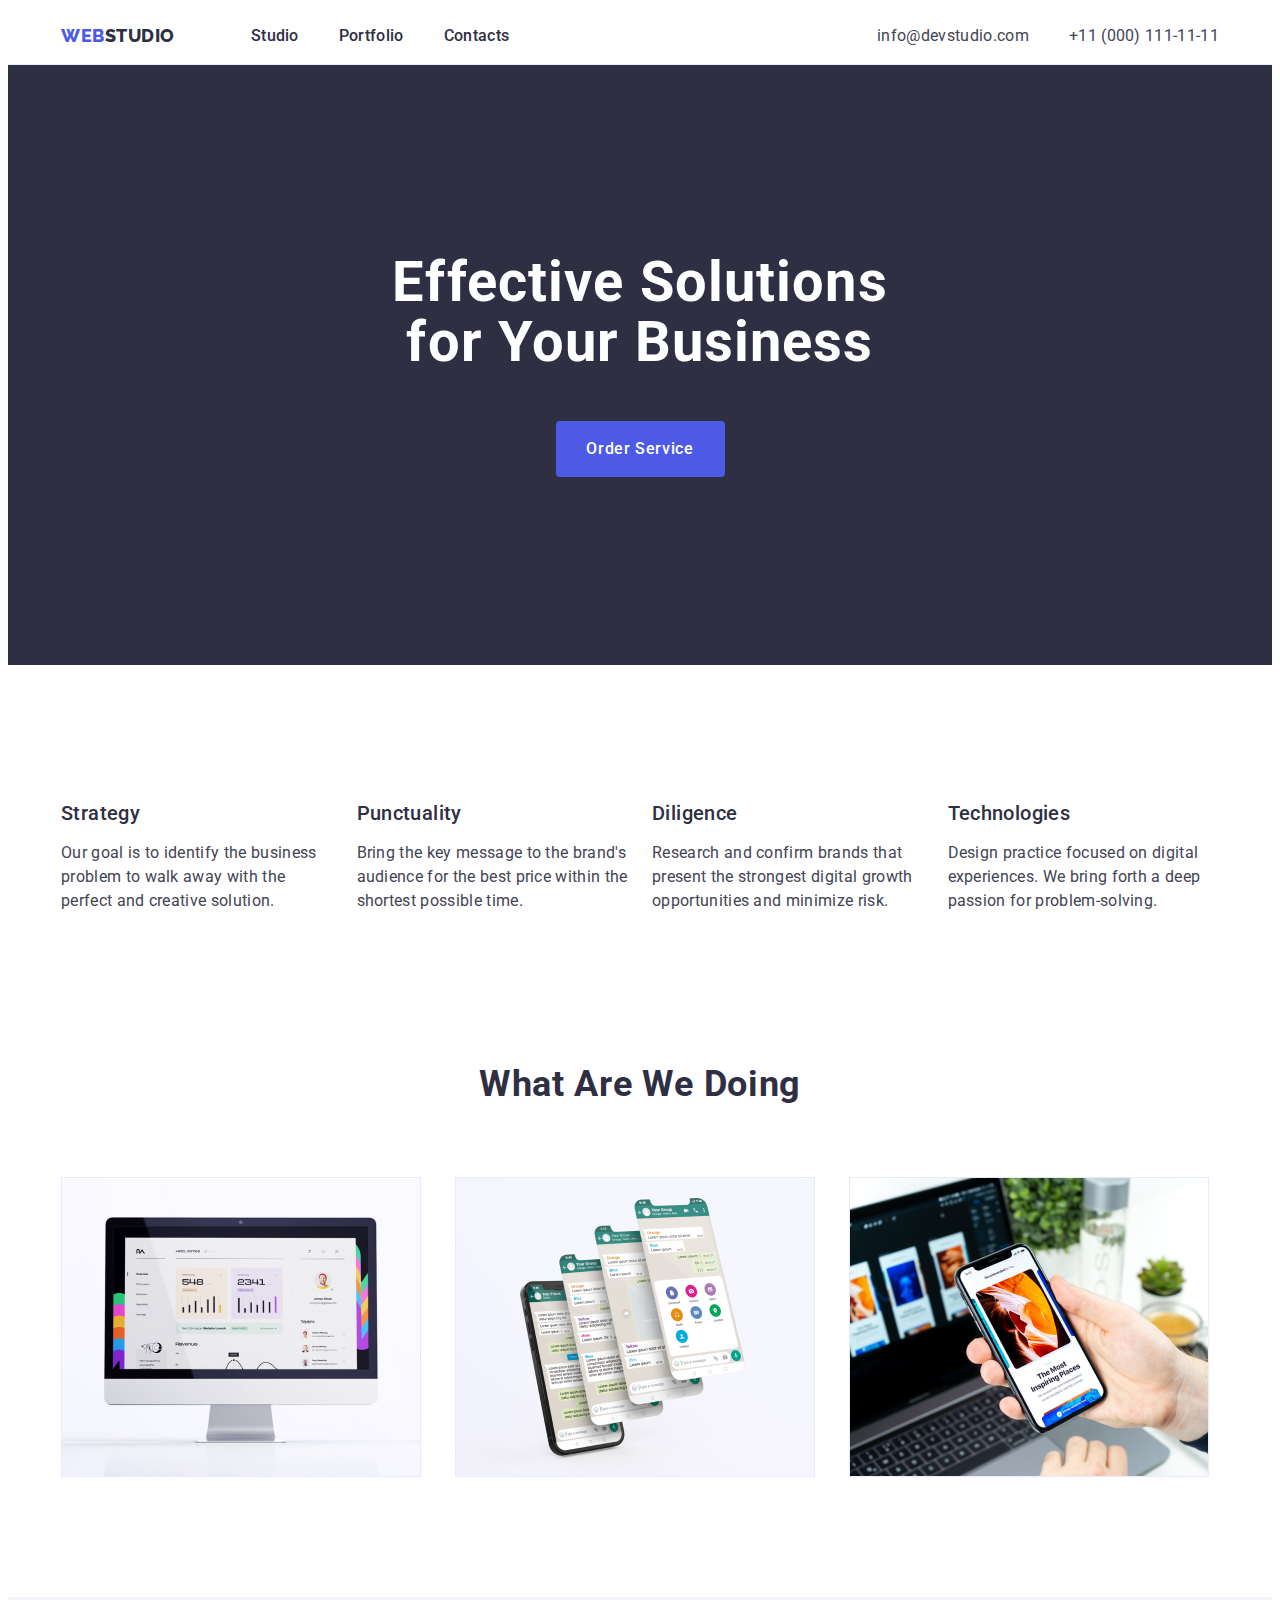
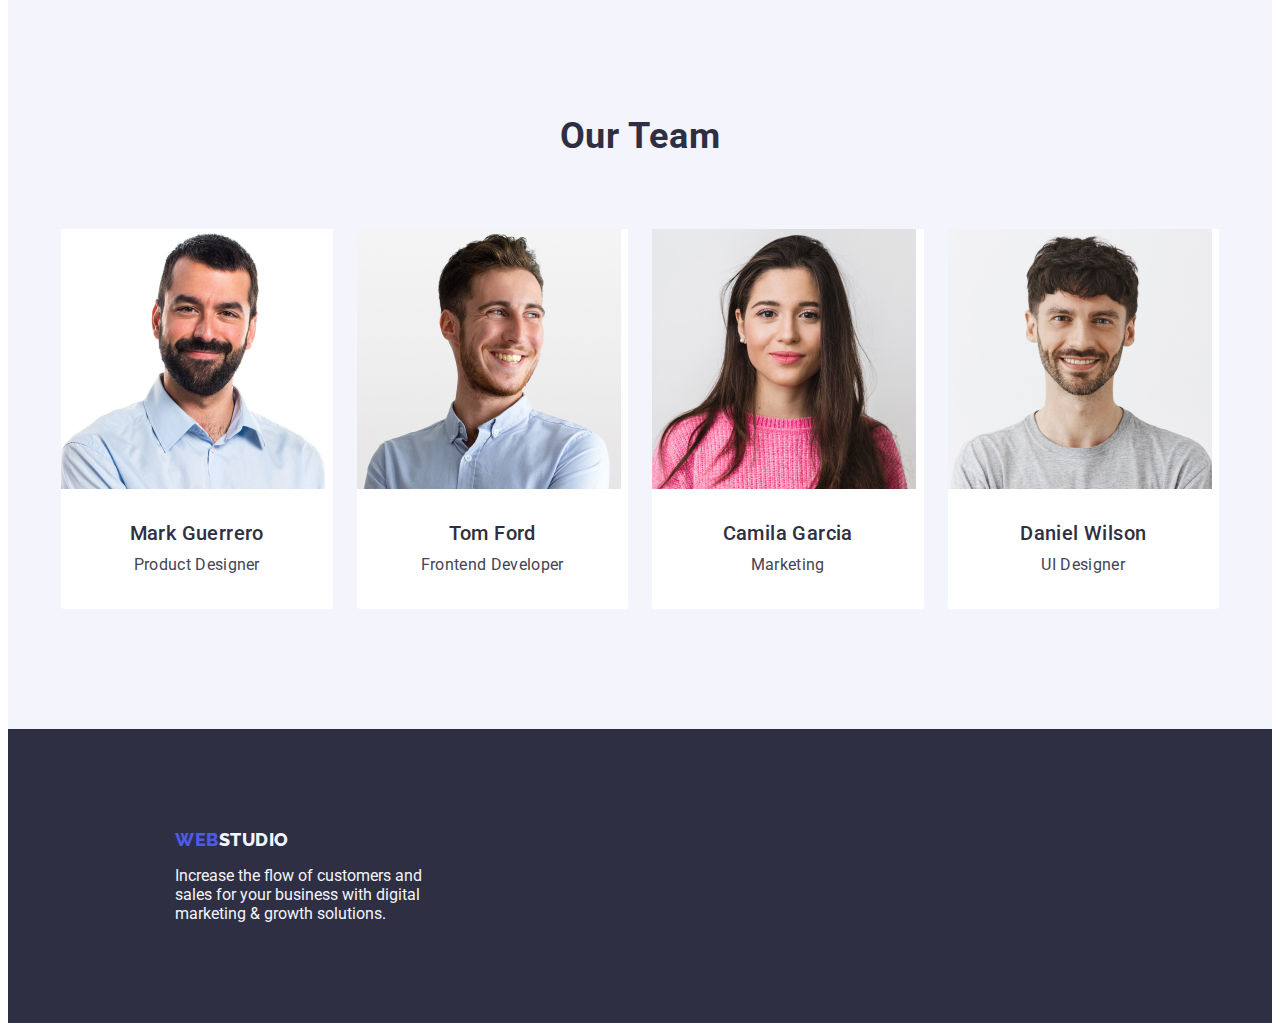
<file: index.html>
<!DOCTYPE html>
<html lang="en">
  <head>
    <meta charset="UTF-8" />
    <meta http-equiv="X-UA-Compatible" content="IE=edge" />
    <meta name="viewport" content="width=device-width, initial-scale=1.0" />
    <title>Document</title>
    <!-- Fonts -->
    <link
      rel="stylesheet"
      href="https://cdnjs.cloudflare.com/ajax/libs/modern-normalize/1.1.0/modern-normalize.min.css"
      integrity="sha512-wpPYUAdjBVSE4KJnH1VR1HeZfpl1ub8YT/NKx4PuQ5NmX2tKuGu6U/JRp5y+Y8XG2tV+wKQpNHVUX03MfMFn9Q=="
      crossorigin="anonymous"
      referrerpolicy="no-referrer"
    />
    <link rel="preconnect" href="https://fonts.googleapis.com" />
    <link rel="preconnect" href="https://fonts.gstatic.com" crossorigin />
    <link
      href="https://fonts.googleapis.com/css2?family=Raleway:wght@800&family=Roboto:wght@400;500;700;900&display=swap"
      rel="stylesheet"
    />
    <!-- Custom -->
    <link rel="stylesheet" href="./css/styles.css" />
  </head>
  <body>
    <!--Header section-->
    <header class="header">
      <div class="container header-container">
        <nav class="navigation">
          <a class="link-logo link" href="./index.html"
            >Web<span class="header-logo-text">Studio</span></a
          >
          <ul class="header-menu-list list">
            <li class="menu-item link">
              <a class="menu-link link header-link" href="./index.html"
                >Studio</a
              >
            </li>
            <li class="menu-item link">
              <a class="menu-link link header-link" href="./portfolio.html"
                >Portfolio</a
              >
            </li>
            <li class="menu-item link">
              <a class="menu-link link header-link" href="">Contacts</a>
            </li>
          </ul>
        </nav>
        <address class="header-address">
          <ul class="list header-menu-list">
            <li class="menu-item list">
              <a class="address-link link" href="mailto:info@devstudio.com"
                >info@devstudio.com</a
              >
            </li>
            <li class="menu-item list">
              <a class="address-link link" href="tel:+110001111111"
                >+11 (000) 111-11-11</a
              >
            </li>
          </ul>
        </address>
      </div>
    </header>

    <!-- Main container -->
    <main>
      <!-- Hero -->
      <section class="hero">
        <div class="container">
          <h1 class="hero-title">Effective Solutions for Your Business</h1>
          <button class="hero-btn" type="button">Order Service</button>
        </div>
      </section>
      <!-- About section -->
      <section class="about">
        <div class="container">
          <h2 class="about-hidden-text" hidden>features</h2>
          <ul class="about-list list">
            <li class="about-item">
              <h3 class="about-text">Strategy</h3>
              <p class="par">
                Our goal is to identify the business problem to walk away with
                the perfect and creative solution.
              </p>
            </li>
            <li class="about-item">
              <h3 class="about-text">Punctuality</h3>
              <p class="par">
                Bring the key message to the brand's audience for the best price
                within the shortest possible time.
              </p>
            </li>
            <li class="about-item">
              <h3 class="about-text">Diligence</h3>
              <p class="par">
                Research and confirm brands that present the strongest digital
                growth opportunities and minimize risk.
              </p>
            </li>
            <li class="about-item">
              <h3 class="about-text">Technologies</h3>
              <p class="par">
                Design practice focused on digital experiences. We bring forth a
                deep passion for problem-solving.
              </p>
            </li>
          </ul>
        </div>
      </section>
      <!-- Portfolio-->
      <section class="portfolio">
        <div class="container">
          <h2 class="portfolio-text">What are we doing</h2>
          <ul class="portfolio-list list">
            <li class="portfolio-item">
              <img
                class="portfolio-img"
                src="./images/computer.jpg"
                alt="computer"
                width="360"
                height="300"
              />
            </li>
            <li class="portfolio-item">
              <img
                class="portfolio-img"
                src="./images/mobile.jpg"
                alt="mobile"
                width="360"
                height="300"
              />
            </li>
            <li class="portfolio-item">
              <img
                class="portfolio-img"
                src="./images/notebook.jpg"
                alt="notebook"
                width="360"
                height="300"
              />
            </li>
          </ul>
        </div>
      </section>
      <!-- Team section -->
      <section class="team">
        <div class="container">
          <h2 class="team-text">Our Team</h2>
          <ul class="team-list list">
            <li class="team-item">
              <img
                class="team-img"
                src="./images/img1.jpg"
                alt="Photo Mark Guerrero"
                width="264"
                height="260"
              />
              <div class="team-info">
                <h3 class="team-title">Mark Guerrero</h3>
                <p class="team-par">Product Designer</p>
              </div>
            </li>
            <li class="team-item">
              <img
                class="team-img"
                src="./images/img2.jpg"
                alt="Photo Tom Ford"
                width="264"
                height="260"
              />
              <div class="team-info">
                <h3 class="team-title">Tom Ford</h3>
                <p class="team-par">Frontend Developer</p>
              </div>
            </li>
            <li class="team-item">
              <img
                class="team-img"
                src="./images/img3.jpg"
                alt="Photo Camila Garcia"
                width="264"
                height="260"
              />
              <div class="team-info">
                <h3 class="team-title">Camila Garcia</h3>
                <p class="team-par">Marketing</p>
              </div>
            </li>
            <li class="team-item">
              <img
                class="team-img"
                src="./images/img4.jpg"
                alt="Photo Daniel Wilson "
                width="264"
                height="260"
              />
              <div class="team-info">
                <h3 class="team-title">Daniel Wilson</h3>
                <p class="team-par">UI Designer</p>
              </div>
            </li>
          </ul>
        </div>
      </section>
    </main>
    <!-- Footer-->
    <footer class="footer">
      <div class="container container-footer">
        <a class="footer-link link" href="./index.html"
          >Web<span class="logo-text">Studio</span></a
        >
        <p class="footer-par">
          Increase the flow of customers and sales for your business with
          digital marketing & growth solutions.
        </p>
      </div>
    </footer>
  </body>
</html>
</file>
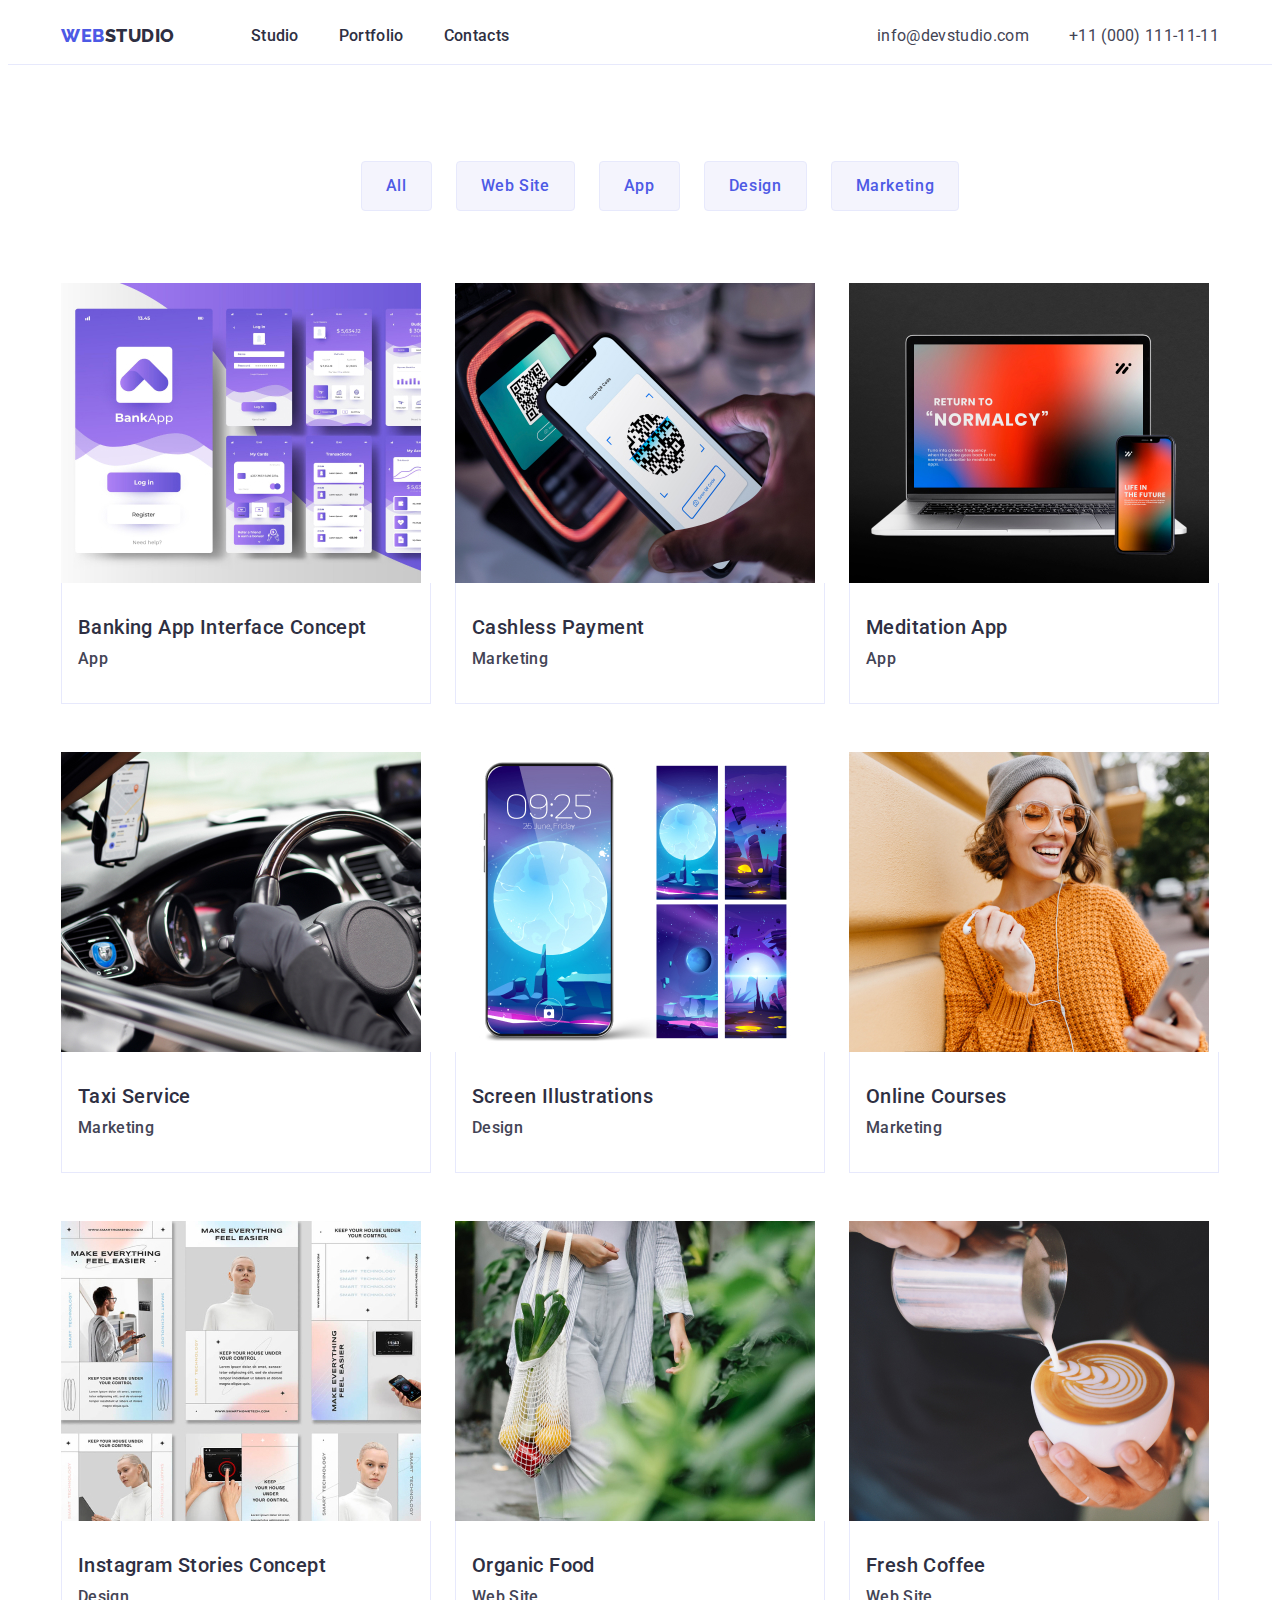
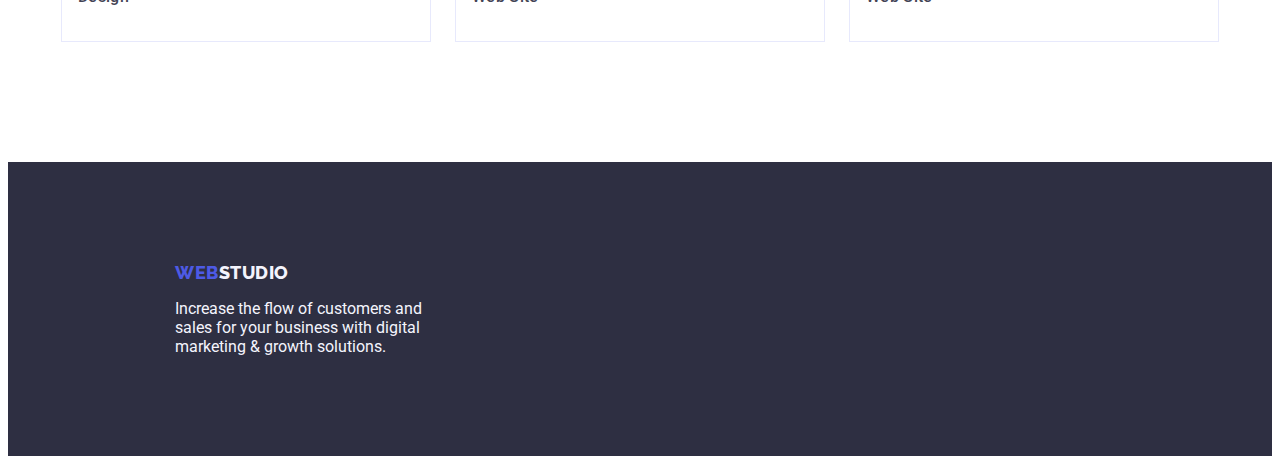
<file: portfolio.html>
<!DOCTYPE html>
<html lang="en">
  <head>
    <meta charset="UTF-8" />
    <meta http-equiv="X-UA-Compatible" content="IE=edge" />
    <meta name="viewport" content="width=device-width, initial-scale=1.0" />
    <title>Document</title>
    <!-- Fonts -->
    <link rel="stylesheet" href="https://cdnjs.cloudflare.com/ajax/libs/modern-normalize/1.1.0/modern-normalize.min.css" 
    integrity="sha512-wpPYUAdjBVSE4KJnH1VR1HeZfpl1ub8YT/NKx4PuQ5NmX2tKuGu6U/JRp5y+Y8XG2tV+wKQpNHVUX03MfMFn9Q==" 
    crossorigin="anonymous" referrerpolicy="no-referrer" />
    <link rel="preconnect" href="https://fonts.googleapis.com">
    <link rel="preconnect" href="https://fonts.gstatic.com" crossorigin>
    <link href="https://fonts.googleapis.com/css2?family=Raleway:wght@800&family=Roboto:wght@400;500;700;900&display=swap" 
    rel="stylesheet">
    <!-- Custom -->
    <link rel="stylesheet" href="./css/styles.css">
  </head>
  <body>
    <!--Header section-->
    <header class="header">
      <div class="container header-container">
        <nav class="navigation">
          <a class="link-logo link" href="./index.html"
            >Web<span class="header-logo-text">Studio</span></a
          >
          <ul class="header-menu-list list">
            <li class="menu-item link">
              <a class="menu-link link header-link" href="./index.html"
                >Studio</a
              >
            </li>
            <li class="menu-item link">
              <a class="menu-link link header-link" href="./portfolio.html"
                >Portfolio</a
              >
            </li>
            <li class="menu-item link">
              <a class="menu-link link header-link" href="">Contacts</a>
            </li>
          </ul>
        </nav>
        <address class="header-address">
          <ul class="list header-menu-list">
            <li class="menu-item list">
              <a class="address-link link" href="mailto:info@devstudio.com"
                >info@devstudio.com</a
              >
            </li>
            <li class="menu-item list">
              <a class="address-link link" href="tel:+110001111111"
                >+11 (000) 111-11-11</a
              >
            </li>
          </ul>
        </address>
      </div>
    </header>

    <!-- Main container -->
    <main>
      <section class="filter">
        <div class="container">
        <h1 hidden>Our clients</h1>
        <!--Filter-->
        <ul class="filter-list list">
          <li class="list"><button class="filter-btn btn" type="button">All</button></li>
          <li class="list"><button class="filter-btn btn" type="button">Web Site</button></li>
          <li class="list"><button class="filter-btn btn" type="button">App</button></li>
          <li class="list"><button class="filter-btn btn" type="button">Design</button></li>
          <li class="list"><button class="filter-btn btn" type="button">Marketing</button></li>
        </ul>
        <ul class="img-list list">
          <li class="filter-client link"><a class="link">
            <img 
            src="./images/bank.jpg" 
            alt="bank" 
            width="360" 
            height="300" />
            <div class="gallery-info">
            <h2 class="gallery-title">Banking App Interface Concept</h2>
            <p class="gallery-par">App</p>
            </div>
          </a></li>
          <li class="filter-client link"><a class="link">
            <img 
            src="./images/cash.jpg" 
            alt="cash" 
            width="360" 
            height="300" />
            <div class="gallery-info">
            <h2 class="gallery-title">Cashless Payment</h2>
            <p class="gallery-par">Marketing</p>
            </div>
          </a></li>
          <li class="filter-client link"><a class="link">
            <img
              src="./images/meditation.jpg"
              alt="meditation"
              width="360"
              height="300"
            />
            <div class="gallery-info">
            <h2 class="gallery-title">Meditation App</h2>
            <p class="gallery-par">App</p>
            </div>
          </a></li>
          <li class="filter-client link"><a class="link">
            <img src="./images/taxi.jpg" 
            alt="taxi" 
            width="360" 
            height="300" />
            <div class="gallery-info">
            <h2 class="gallery-title">Taxi Service</h2>
            <p class="gallery-par">Marketing</p>
            </div>
          </a></li>
          <li class="filter-client link"><a class="link">
            <img
              src="./images/screen.jpg"
              alt="screen"
              width="360"
              height="300"
            />
            <div class="gallery-info">
            <h2 class="gallery-title">Screen Illustrations</h2>
            <p class="gallery-par">Design</p>
            </div>
          </a></li>
          <li class="filter-client link"><a class="link">
            <img
              src="./images/courses.jpg"
              alt="courses"
              width="360"
              height="300"
            />
            <div class="gallery-info">
            <h2 class="gallery-title">Online Courses</h2>
            <p class="gallery-par">Marketing</p>
            </div>
          </a></li>
          <li class="filter-client link"><a class="link">
            <img
              src="./images/instagram.jpg"
              alt="instagram"
              width="360"
              height="300"
            />
            <div class="gallery-info">
            <h2 class="gallery-title">Instagram Stories Concept</h2>
            <p class="gallery-par">Design</p>
            </div>
          </a></li>
          <li class="filter-client link"><a class="link">
            <img src="./images/food.jpg" 
            alt="food" 
            width="360" 
            height="300" />
            <div class="gallery-info">
            <h2 class="gallery-title">Organic Food</h2>
            <p class="gallery-par">Web Site</p>
            </div>
          </a></li>
          <li class="filter-client link"><a class="link">
            <img
              src="./images/coffee.jpg"
              alt="coffee"
              width="360"
              height="300"
            />
            <div class="gallery-info">
            <h2 class="gallery-title">Fresh Coffee</h2>
            <p class="gallery-par">Web Site</p>
            </div>
          </a></li>
        </ul>
        </div>
      </section>
    </main>
    <!-- Footer-->
    <footer class="footer">
      <div class="container container-footer">
      <a class="footer-link link" href="./index.html"
        >Web<span class="logo-text">Studio</span></a
      >
      <p class="footer-par">
        Increase the flow of customers and sales for your business with digital
        marketing & growth solutions.
      </p>
      </div>
    </footer>
  </body>
</html>
</file>
<file: css/styles.css>
:root {
    --color-iris: #4d5ae5;
    --color-ocean: #404bbf;
    --color-navy-blue: #2e2f42;
    --color-green: #31d0aa;
    --color-slate: #434455;
    --color-light-slate: #8e8f99;
    --color-cornflower: #e7e9fc;
    --color-cloud: #f4f4fd;
    --color-navy-blue-modal: #2e2f42;
    --color-grey: #2e2f42;
    --header-white: #ffffff;
    --color-dairy: #fcfcfc;
}

body {
    font-family: 'Roboto', sans-serif;
    color: var(--color-slate);
    background-color: var(--header-white);
}

img {
    display: block;
}

.link {
    text-decoration: none;

}
.list {
    list-style: none;
}
.container {
    width: 1158px;
    margin: 0 auto;
    padding: 0 15px;
}

/* ======HEADER====== */
.header {
    border-bottom: 1px solid #e7e9fc;
}
.navigation {
    display: flex;
    align-items: center;
}
.header-container {
    display: flex;
    align-items: center;
}
.header-menu-list {
    display: flex;
    gap: 40px;
    padding-left: 0px;
}
.header-link {
    padding: 24px 0 24px;
}
.link-logo{
    font-family: 'Raleway', sans-serif;
    font-weight: 800;
    font-size: 18px;
    line-height: 1.17;
    display: flex;
    align-items: center;
    letter-spacing: 0.03em;
    text-transform: uppercase;
    color: var(--color-iris);
    margin-right: 76px;
}
.header-logo-text {
    color: var(--color-grey);
}
.menu-link {
    color: var(--color-grey);
}
.menu-link:hover,
.menu-link:focus {
    color: var(--color-ocean);
}
/* span Studio */
.logo-text {
    color: var(--color-cloud);
}
.menu-list {
    text-decoration: none;
}
.menu-item {
    font-weight: 500;
    font-size: 16px;
    line-height: 1.5;
    letter-spacing: 0.02em;
    color: var(--color-navy-blue-modal);
}

/* ADDRESS */
.header-address {
    font-style: normal;
    margin-left: auto;
    padding-left: 0px;
}
.address-link {
    font-size: 16px;
    line-height: 1.5;
    letter-spacing: 0.02em;
    color: var(--color-slate);
    font-weight: 400;
}
.address-link:hover,
.address-link:focus {
    color: var(--color-ocean);
}

/* =========Hero========== */
.hero {
    background-color: var(--color-grey);
    padding-top: 188px;
    padding-bottom: 188px;
}
.hero-title {
    font-size: 56px;
    line-height: 1.07;
    text-align: center;
    letter-spacing: 0.02em;
    color: #ffffff;
    max-width: 496px;
    margin: auto;
}
.hero-btn {
    background-color: #4D5AE5;
    font-family: 'Roboto', sans-serif;
    font-weight: 500;
    font-size: 16px;
    line-height: 1.5;
    letter-spacing: 0.04em;
    color: #ffffff;
    cursor: pointer;
    margin: auto;
    margin-top: 48px;
    display: block;
    min-width: 169px;
    height: 56px;
    border: none;
    border-radius: 4px;
}
button:hover,
button:focus {
    background-color: var(--color-ocean);
}

/* =======ABOUT======== */
.about {
    padding: 120px 0 120px;
}
.about-list {
    display: flex;
    gap: 24px;

    padding-left: 0;
}
.about-item{
    flex-basis: calc((100% - 3 * 24px) / 4);
}
.about-text {
    font-weight: 500;
    font-size: 20px;
    line-height: 1.2;
    letter-spacing: 0.02em;
    color: var(--color-navy-blue-modal);
    margin-top: 0;
    margin-bottom: 8px;
}
.par {
    font-size: 16px;
    line-height: 1.5;
    letter-spacing: 0.02em;
    color: var(--color-slate);
}
/* ========PORTFOLIO======== */
.portfolio {
    padding-bottom: 120px;

}
.portfolio-text {
    font-size: 36px;
    line-height: 1.11;
    text-align: center;
    letter-spacing: 0.02em;
    text-transform: capitalize;
    color: var(--color-grey);
    margin-top: 0;
    margin-bottom: 72px;
}
.portfolio-list {
    display: flex;
    gap: 24px;
    margin: 0;
    padding-left: 0;
}
.portfolio-item {
    flex-basis: calc((100% - 48px) / 3);
}
/* ========TEAM======== */
.team {
    background-color: #F4F4FD;

    padding: 120px 0 120px;
}
.team-text {
    font-size: 36px;
    line-height: 1.11;
    text-align: center;
    letter-spacing: 0.02em;
    text-transform: capitalize;
    color: var(--color-grey);
    margin-top: 0;
    margin-bottom: 72px;
}
.team-list {
    padding-left: 0;
    display: flex;
    gap: 24px;
    margin: 0;
}
.team-item {
    background-color: #FFFFFF;
    width: calc((100% - 72px) / 4);
    border-radius: 0px 0px 4px 4px;
}
.team-info {
    padding: 32px 16px;
}
.team-title {
    font-weight: 500;
    font-size: 20px;
    line-height: 1.2;
    letter-spacing: 0.02em;
    color: var(--color-grey);
    margin-top: 0;
    text-align: center;
    margin-bottom: 8px;
}
.team-par {
    font-size: 16px;
    line-height: 1.5;
    letter-spacing: 0.02em;
    color: var(--color-slate);
    margin: 0;
    text-align: center;
}
/* ========FOOTER======== */
.footer {
    background-color: var(--color-grey);
    padding: 100px 0;
}
.footer-link {
    font-family: 'Raleway', sans-serif;
    font-weight: 800;
    font-size: 18px;
    line-height: 1.17;
    letter-spacing: 0.03em;
    text-transform: uppercase;
    color: var(--color-iris); 
    display: inline-block;
    margin-bottom: 16px;
}
.footer-par {
    max-width: 264px;
    color: var(--color-cloud);
    margin: 0;
}
.footer-span {
    color: var(--color-cloud);
}
.container-footer {
    margin-left: 152px;
}
/* =======FILTER======= */
.filter-btn {
    font-family: 'Roboto', sans-serif;
    font-weight: 500;
    font-size: 16px;
    line-height: 1.5;
    letter-spacing: 0.04em;
    color: var(--color-iris);
    background-color: var(--color-cloud);
    cursor: pointer;
}
.btn:hover,
.btn:focus {
    color: #FFFFFF;
    background-color: var(--color-ocean);
}
.gallery-title {
    font-weight: 500;
    font-size: 20px;
    line-height: 1.2;
    letter-spacing: 0.02em;
    color:  var(--color-navy-blue-modal);
}
.filter-client {
    font-weight: 500;
    font-size: 20px;
    line-height: 1.2;
    letter-spacing: 0.02em;
    color: var(--color-navy-blue);
}
.logo-text-portfolio {
    color: var(--color-grey);
}
.footer-text-portfolio {
    color: var(--color-cloud);
}

/**
  |============================
  |  Portfolio
  |============================
  */
.portfolio-nav-list {
    display: flex;
    gap: 40px;
}
.portfolio-menu-list {
    display: flex;
    gap: 40px;
}
.portfolio-menu-item {
    padding: 24px 0;
}


/**
  |============================
  | Filter
  |============================
*/
.filter {
    padding: 96px 0 120px;

}
.filter-list {
    display: flex;
    justify-content: center;
    gap: 24px;
    margin-bottom: 72px;
    margin-top: 0;
}
.filter-btn {
    padding: 12px 24px 12px;
    border: 1px solid #e7e9fc;
    border-radius: 4px;
}
.filter-btn:hover,
.filter-btn:focus {
    border: 1px solid transparent;
}
.img-list {
    display: flex;
    flex-wrap: wrap;
    column-gap: 24px;
    row-gap: 48px;
    padding-left: 0;
    margin: 0;
}
.filter-client {
    width: calc((100% - 48px) / 3);
}
.gallery-info {
    padding: 32px 16px;
    border: 1px solid #e7e9fc;
    border-top: none;
}
.gallery-title {
    margin-bottom: 8px;
    margin-top: 0;
}
.gallery-par {
    font-size: 16px;
    line-height: 1.5;
    letter-spacing: 0.02em;
    color: var(--color-slate);
    margin-top: 8px;
    margin-bottom: 0;
}
</file>
